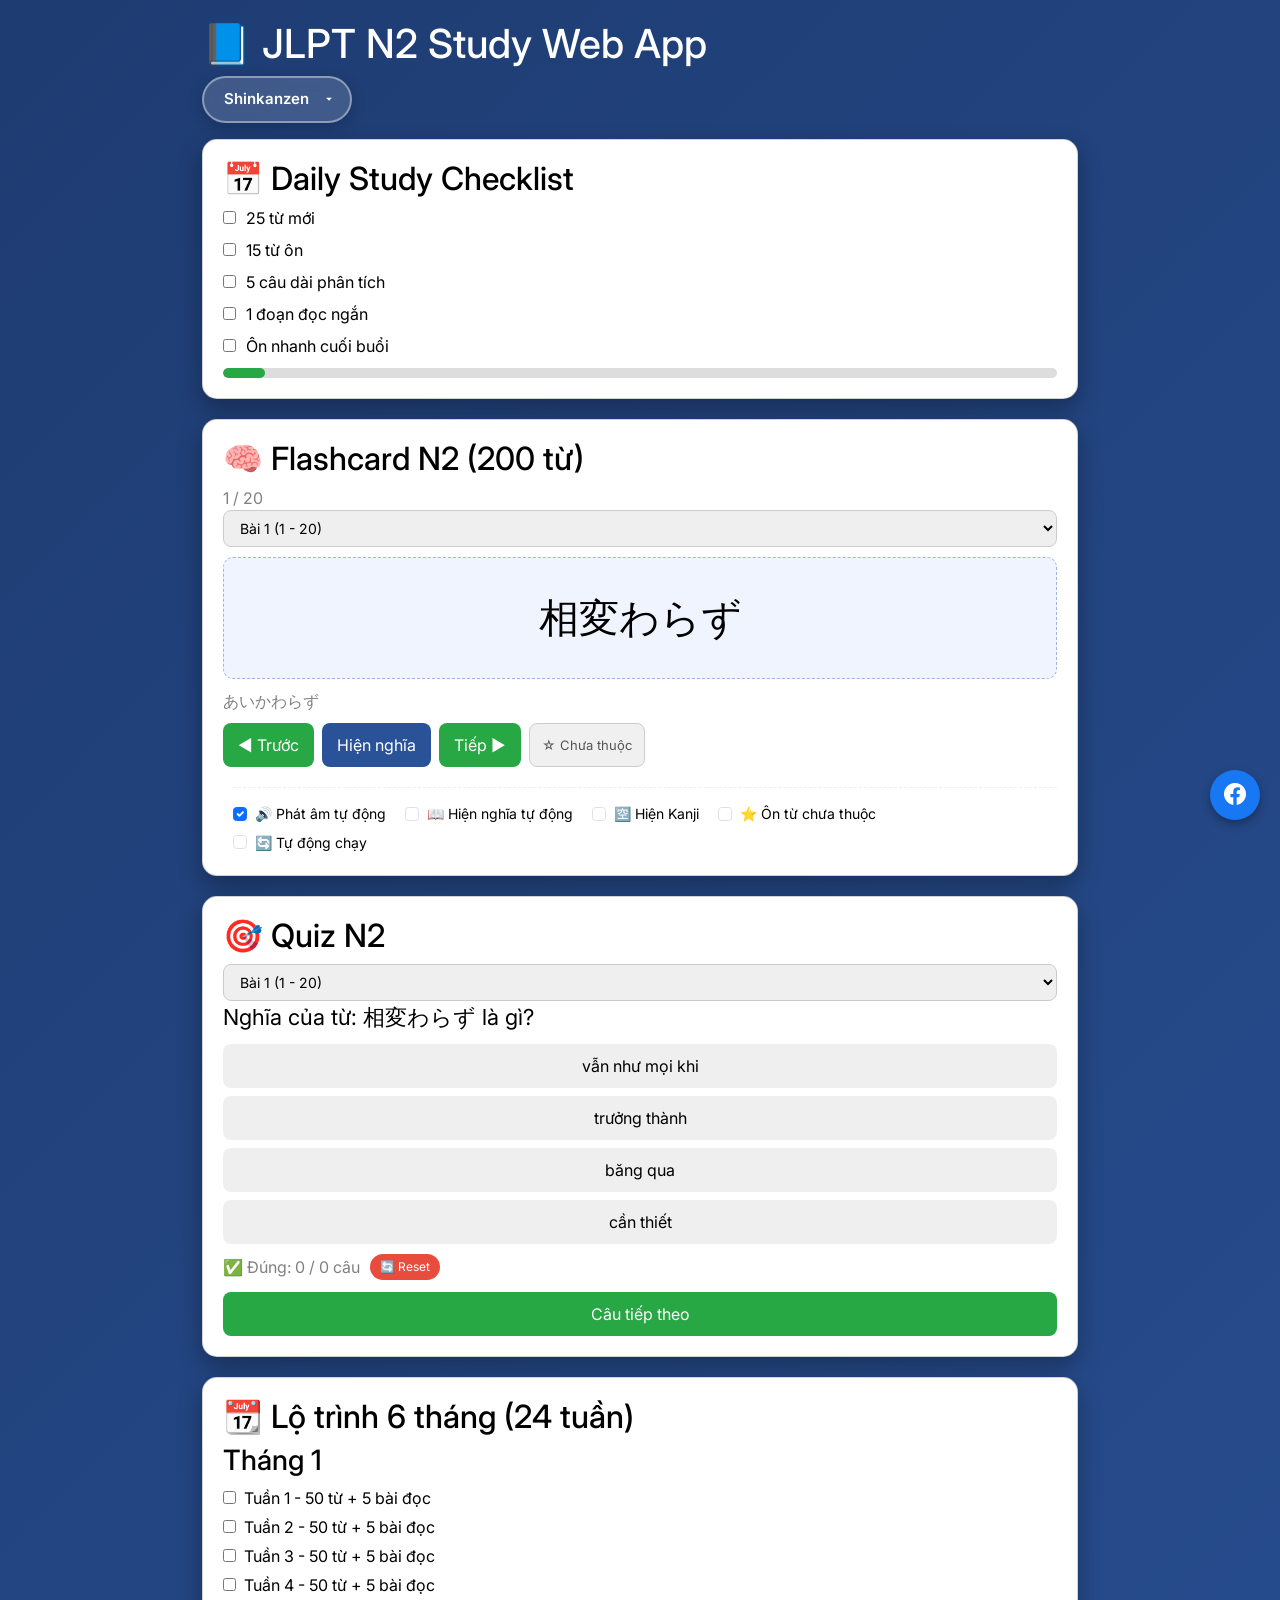
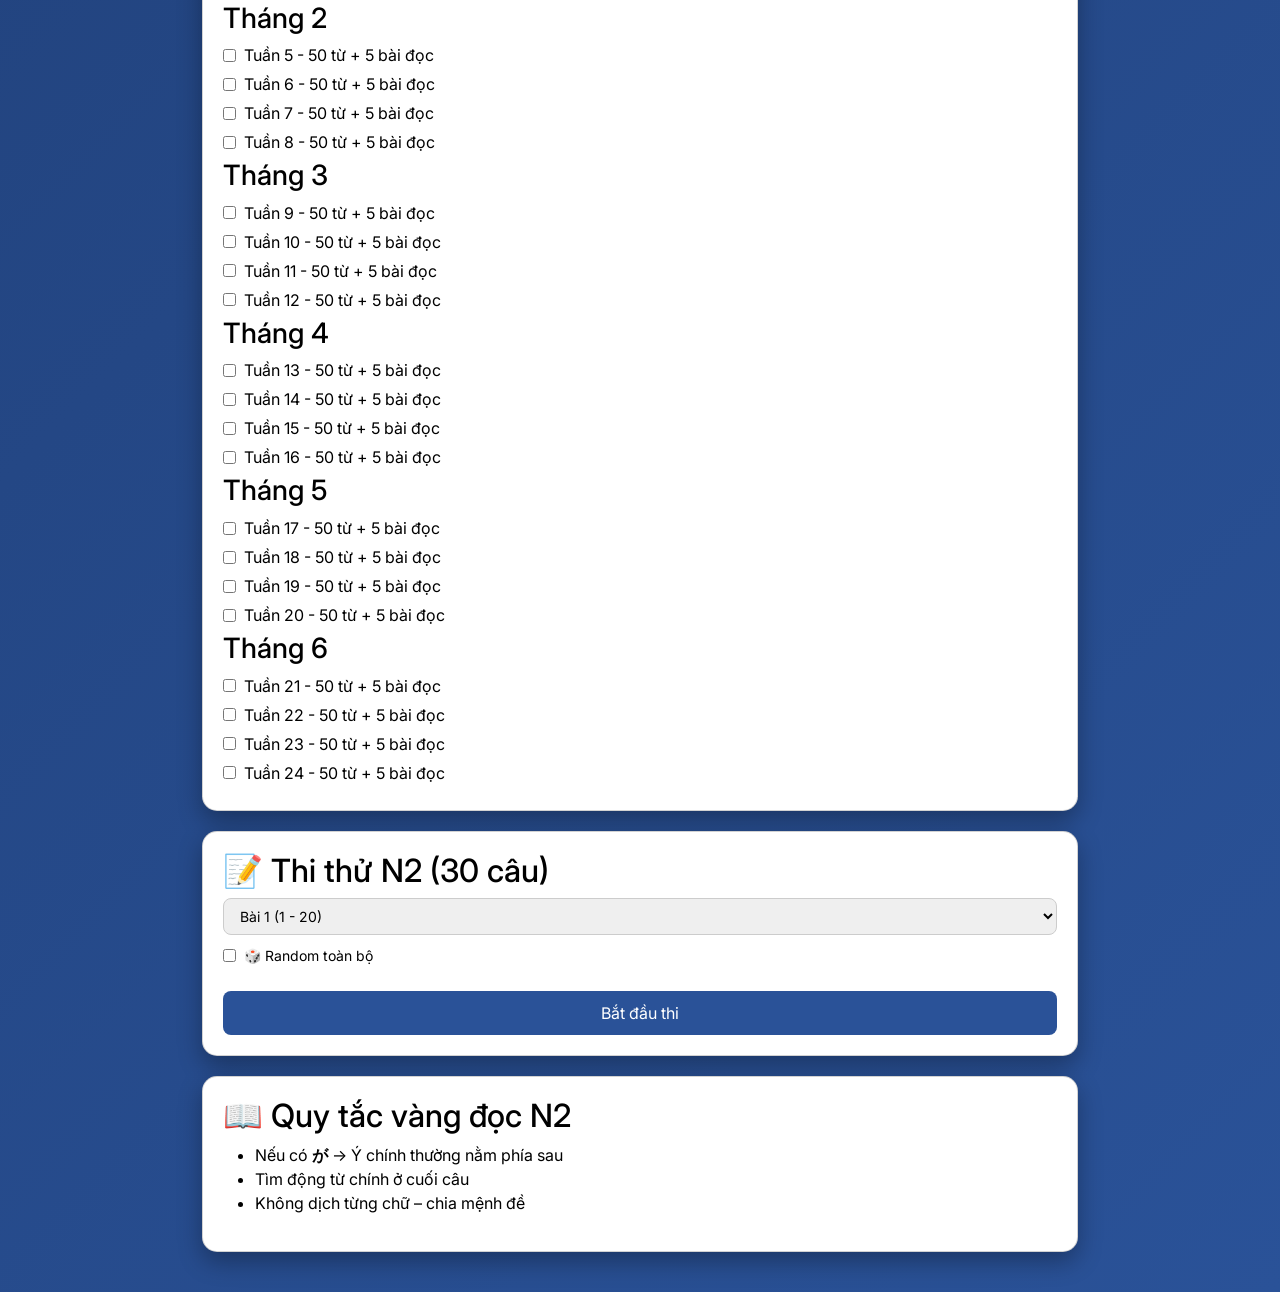
<file: index.html>
<!DOCTYPE html>
<html lang="vi">

<head>
	<meta charset="UTF-8">
	<meta name="viewport" content="width=device-width, initial-scale=1.0">
	<link rel="preconnect" href="https://fonts.googleapis.com">
	<link href="https://fonts.googleapis.com/css2?family=Inter:wght@400;600;700&display=swap" rel="stylesheet">
	<link href="https://cdn.jsdelivr.net/npm/bootstrap@5.3.3/dist/css/bootstrap.min.css" rel="stylesheet">
	<link rel="stylesheet" href="style.css">
	<link rel="icon" type="image/png" href="favicon.png">
	<link rel="stylesheet" href="https://cdn.jsdelivr.net/npm/bootstrap-icons@1.11.3/font/bootstrap-icons.min.css">
	<title>JLPT N2 Study Web App</title>
</head>

<body>
	<div class="container">
		<h1>📘 JLPT N2 Study Web App</h1>

		<!-- Book Select - hiện trên mọi thiết bị -->
		<select id="bookSelect">
			<option value="shinkanzen">Shinkanzen</option>
			<option value="soumatome">Soumatome</option>
		</select>

		<!-- ===== MOBILE TAB NAV (chỉ hiện trên mobile) ===== -->
		<ul class="nav nav-tabs nav-fill mobile-tab-nav" id="mobileTab" role="tablist">
			<li class="nav-item" role="presentation">
				<button class="nav-link active" data-bs-toggle="tab" data-bs-target="#tab-flashcard" type="button">
					🧠 Flashcard
				</button>
			</li>
			<li class="nav-item" role="presentation">
				<button class="nav-link" data-bs-toggle="tab" data-bs-target="#tab-quiz" type="button">
					🎯 Quiz N2
				</button>
			</li>
			<li class="nav-item" role="presentation">
				<button class="nav-link" data-bs-toggle="tab" data-bs-target="#tab-exam" type="button">
					📝 Thi thử
				</button>
			</li>
		</ul>

		<!-- ===== NỘI DUNG CHÍNH: tab trên mobile, scroll trên desktop ===== -->
		<div class="tab-content main-content" id="mobileTabContent">

			<!-- Daily Checklist: chỉ desktop mới thấy -->
			<div class="card desktop-only-card">
				<h2>📅 Daily Study Checklist</h2>
				<div class="checkbox-list">
					<label><input type="checkbox"> 25 từ mới</label>
					<label><input type="checkbox"> 15 từ ôn</label>
					<label><input type="checkbox"> 5 câu dài phân tích</label>
					<label><input type="checkbox"> 1 đoạn đọc ngắn</label>
					<label><input type="checkbox"> Ôn nhanh cuối buổi</label>
				</div>
				<div id="progressBar"></div>
			</div>

			<!-- Tab Flashcard -->
			<div class="tab-pane fade show active" id="tab-flashcard">
				<div class="card">
					<h2>🧠 Flashcard N2 (200 từ)</h2>
					<div class="small" id="counter"></div>
					<select id="flashRangeSelect"></select>
					<div class="flashcard-container">
						<div class="flashcard" id="flashcard"></div>
						<div id="kanjiDisplay" style="display:none;"></div>
					</div>
					<div>
						<span class="small" id="kana"></span>
						<span class="small" id="meaning" style="display:none;"></span>
						<div class="small" id="example"></div>
					</div>
					<div class="btn-row">
						<button class="success" onclick="nextCard(1)">◀ Trước</button>
						<button class="primary" id="toggleBtn" onclick="toggleMeaning()">Hiện nghĩa</button>
						<button class="success" onclick="nextCard(0)">Tiếp ▶</button>
						<button class="star-btn" id="starBtn" onclick="toggleStar()">☆ Chưa thuộc</button>
					</div>

					<div class="autorun-controls">
						<label class="flashcard-option">
							<input type="checkbox" id="autoSpeakToggle" class="form-check-input" checked> 🔊 Phát âm tự
							động
						</label>
						<label class="flashcard-option">
							<input type="checkbox" id="autoShowMeaningToggle" class="form-check-input"> 📖 Hiện nghĩa tự
							động
						</label>
						<label class="flashcard-option">
							<input type="checkbox" id="showKanjiToggle" class="form-check-input"> 🈳 Hiện Kanji
						</label>
						<label class="flashcard-option">
							<input type="checkbox" id="starOnlyToggle" class="form-check-input"> ⭐ Ôn từ chưa thuộc <span id="starCount" class="star-count"></span>
						</label>
						<label class="flashcard-option">
							<input type="checkbox" id="autoRunToggle" class="form-check-input"> 🔄 Tự động chạy
						</label>
						<div id="speedControl" style="display: none; align-items: center; gap: 10px; margin-top: 5px;">
							<span class="small">Tốc độ:</span>
							<input type="range" id="autoRunSpeed" min="2" max="10" value="3" step="1">
							<span class="small" id="speedValue">3s</span>
						</div>
					</div>
				</div>
			</div>

			<!-- Tab Quiz -->
			<div class="tab-pane fade" id="tab-quiz">
				<div class="card">
					<h2>🎯 Quiz N2</h2>
					<select id="quizRangeSelect"></select>
					<div id="quizQuestion" style="font-size:22px; margin-bottom:10px;"></div>
					<div id="quizOptions"></div>
					<div style="display:flex; align-items:center; gap:10px; flex-wrap:wrap; min-height:30px;">
						<div class="small" id="quizScore"></div>
						<button onclick="resetScore()"
							style="font-size:12px; padding:4px 10px; background:#e74c3c; color:white; border-radius:20px; margin-top:0;">🔄
							Reset</button>
						<div class="small" id="quizAnswer"></div>
					</div>
					<button class="success btn-full" onclick="nextQuiz()">Câu tiếp theo</button>
				</div>
			</div>

			<!-- Roadmap: chỉ desktop -->
			<div class="card desktop-only-card">
				<h2>📆 Lộ trình 6 tháng (24 tuần)</h2>
				<div id="roadmap"></div>
			</div>

			<!-- Tab Thi thử -->
			<div class="tab-pane fade" id="tab-exam">
				<div class="card">
					<h2>📝 Thi thử N2 (30 câu)</h2>
					<div class="exam-controls">
						<select id="examRangeSelect"></select>
						<label style="font-size:14px; cursor:pointer;">
							<input type="checkbox" id="randomExamToggle"> 🎲 Random toàn bộ
						</label>
					</div>
					<div id="examQuestion"></div>
					<div id="examOptions" style="display: grid;"></div>
					<div id="examResult"></div>
					<button class="primary btn-full" onclick="startExam()">Bắt đầu thi</button>
				</div>
			</div>

			<!-- Quy tắc vàng: chỉ desktop -->
			<div class="card desktop-only-card">
				<h2>📖 Quy tắc vàng đọc N2</h2>
				<ul>
					<li>Nếu có <b>が</b> → Ý chính thường nằm phía sau</li>
					<li>Tìm động từ chính ở cuối câu</li>
					<li>Không dịch từng chữ – chia mệnh đề</li>
				</ul>
			</div>

		</div><!-- end tab-content -->
	</div>
	<a href="https://www.facebook.com/nguyenvietca.nvca" target="_blank" class="facebook-float">
		<i class="bi bi-facebook"></i>
	</a>

	<script src="shinkanzenData.js"></script>
	<script src="somatomeData.js"></script>
	<script src="app.js"></script>
	<script src="https://cdn.jsdelivr.net/npm/bootstrap@5.3.3/dist/js/bootstrap.bundle.min.js"></script>
</body>

</html>
</file>
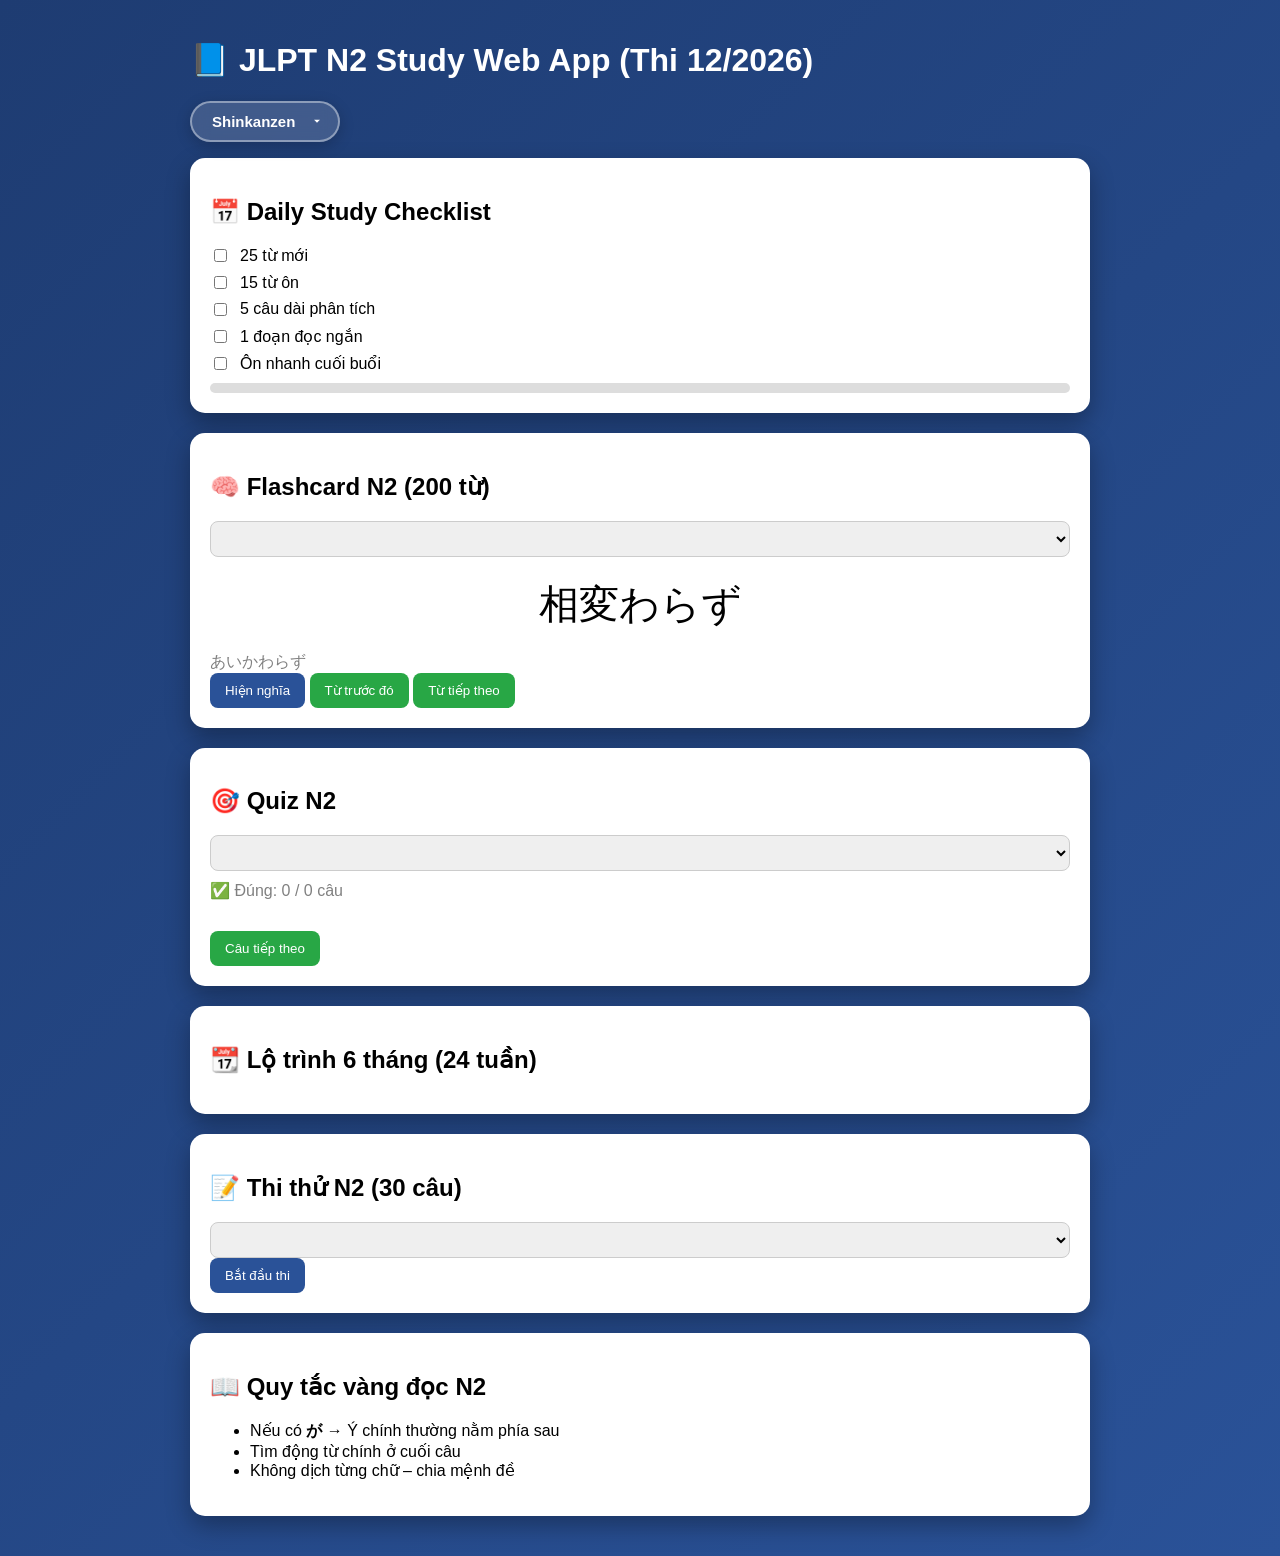
<file: JLPT_N2.html>
<!DOCTYPE html>
<html lang="vi">

<head>
	<meta charset="UTF-8">
	<link rel="stylesheet" href="style.css">
	<title>JLPT N2 Study Web App</title>
</head>

<body>
	<div class="container">

		<h1>📘 JLPT N2 Study Web App (Thi 12/2026)</h1>
		<select id="bookSelect">
			<option value="shinkanzen">Shinkanzen</option>
			<option value="soumatome">Soumatome</option>
		</select>
		<div class="card">
			<h2>📅 Daily Study Checklist</h2>
			<div class="checkbox-list">
				<label><input type="checkbox"> 25 từ mới</label>
				<label><input type="checkbox"> 15 từ ôn</label>
				<label><input type="checkbox"> 5 câu dài phân tích</label>
				<label><input type="checkbox"> 1 đoạn đọc ngắn</label>
				<label><input type="checkbox"> Ôn nhanh cuối buổi</label>
			</div>
			<div id="progressBar"></div>
		</div>

		<div class="card">
			<h2>🧠 Flashcard N2 (200 từ)</h2>
			<div class="small" id="counter"></div>
			<select id="flashRangeSelect"></select>
			<div class="flashcard" id="flashcard"></div>
			<div>
				<span class="small" id="kana"></span>
				<span class="small" id="meaning" style="display:none;"></span>
				<div class="small" id="example"></div>
			</div>
			<button class="primary" id="toggleBtn" onclick="toggleMeaning()">Hiện nghĩa</button>
			<button class="success" onclick="nextCard(1)">Từ trước đó</button>
			<button class="success" onclick="nextCard(0)">Từ tiếp theo</button>
		</div>

		<div class="card">
			<h2>🎯 Quiz N2</h2>
			<select id="quizRangeSelect"></select>
			<div id="quizQuestion" style="font-size:22px; margin-bottom:10px;"></div>
			<div id="quizOptions"></div>
			<div style="height: 50px;">
				<div class="small" id="quizScore"></div>
				<div class="small" id="quizAnswer"></div>
			</div>
			<button class="success" onclick="nextQuiz()">Câu tiếp theo</button>
		</div>

		<div class="card">
			<h2>📆 Lộ trình 6 tháng (24 tuần)</h2>
			<div id="roadmap"></div>
		</div>

		<div class="card">
			<h2>📝 Thi thử N2 (30 câu)</h2>
			<div>
				<select id="examRangeSelect"></select>
			</div>
			<div id="examQuestion"></div>
			<div id="examOptions" style="display: grid;"></div>
			<div id="examResult"></div>
			<button class="primary" onclick="startExam()">Bắt đầu thi</button>
		</div>
		<div class="card">
			<h2>📖 Quy tắc vàng đọc N2</h2>
			<ul>
				<li>Nếu có <b>が</b> → Ý chính thường nằm phía sau</li>
				<li>Tìm động từ chính ở cuối câu</li>
				<li>Không dịch từng chữ – chia mệnh đề</li>
			</ul>
		</div>

	</div>
	<script src="shinkanzenData.js"></script>
	<script src="somatomeData.js"></script>
	<script src="app.js"></script>


</body>

</html>
</file>
<file: style.css>
body {
    font-family: 'Inter', 'Segoe UI', Arial, sans-serif;
    background: linear-gradient(135deg, #1e3c72, #2a5298);
    color: white;
    margin: 0;
    padding: 20px;
}

#bookSelect {
    appearance: none;
    -webkit-appearance: none;
    background: rgba(255, 255, 255, 0.15);
    color: white;
    border: 2px solid rgba(255, 255, 255, 0.4);
    border-radius: 50px;
    padding: 10px 40px 10px 20px;
    font-size: 15px;
    font-weight: 600;
    cursor: pointer;
    outline: none;
    margin-bottom: 16px;
    backdrop-filter: blur(8px);
    background-image: url("data:image/svg+xml,%3Csvg xmlns='http://www.w3.org/2000/svg' width='14' height='14' viewBox='0 0 24 24' fill='white'%3E%3Cpath d='M7 10l5 5 5-5z'/%3E%3C/svg%3E");
    background-repeat: no-repeat;
    background-position: right 14px center;
    transition: background 0.2s, border-color 0.2s, box-shadow 0.2s;
    box-shadow: 0 4px 15px rgba(0, 0, 0, 0.2);
}

#bookSelect:hover {
    background-color: rgba(255, 255, 255, 0.25);
    border-color: rgba(255, 255, 255, 0.7);
    box-shadow: 0 6px 20px rgba(0, 0, 0, 0.3);
}

#bookSelect option {
    background: #1e3c72;
    color: white;
    font-weight: 600;
}

.container {
    max-width: 900px;
    margin: auto;
}

.card {
    background: white;
    color: black;
    padding: 20px;
    border-radius: 15px;
    margin-bottom: 20px;
    box-shadow: 0 10px 25px rgba(0, 0, 0, 0.3);
}

button {
    padding: 10px 15px;
    border: none;
    border-radius: 8px;
    cursor: pointer;
    /* margin-top: 10px; */
}

.primary {
    background: #2a5298;
    color: white;
}

.success {
    background: #28a745;
    color: white;
}

.checkbox-list label {
    display: flex;
    align-items: center;
    gap: 10px;
    margin-bottom: 8px;
}

.flashcard-container {
    background: #f0f4ff;
    border-radius: 10px;
    border: 1px dashed #a0b4e0;
    padding: 10px;
    margin: 10px 0;
}

.flashcard {
    font-size: 40px;
    text-align: center;
    padding: 20px;
}

#kanjiDisplay {
    display: flex;
    justify-content: center;
    flex-wrap: wrap;
    gap: 10px;
    margin: 0 0 10px;
    padding: 8px 10px;
}

.kanji-item {
    display: inline-flex;
    flex-direction: column;
    align-items: center;
    background: white;
    border: 1.5px solid #c0cdee;
    border-radius: 8px;
    padding: 6px 14px;
    min-width: 48px;
    box-shadow: 0 2px 6px rgba(42, 82, 152, 0.08);
}

.kanji-char {
    font-size: 25px;
    font-weight: 400;
    color: #1e3c72;
    line-height: 1.2;
}

.kanji-hanviet {
    font-size: 20px;
    color: #7a8db5;
    margin-top: 2px;
    font-style: italic;
}

.small {
    font-size: 16px;
    color: gray;
}

.correct-answer {
    background: green;
    color: white;
}

.wrong-answer {
    border: 1px solid red;
}

.progress-bar {
    height: 10px;
    background: #ddd;
    border-radius: 10px;
    margin-top: 10px;
}

.progress-fill {
    height: 10px;
    width: 0%;
    background: #28a745;
    border-radius: 10px;
}

/* ===== DESKTOP / MOBILE SHARED ===== */

/* Trên desktop, tab-pane luôn hiện như block bình thường */
.main-content .tab-pane {
    display: block !important;
    opacity: 1 !important;
}

/* Tab Nav chỉ hiện trên mobile */
.mobile-tab-nav {
    display: none;
}

/* Card chỉ desktop */
.desktop-only-card {
    display: block;
}

/* Btn row cho flashcard: đơn giản trên desktop */
.btn-row {
    display: flex;
    gap: 8px;
    margin: 10px 0;
    flex-wrap: wrap;
}

.btn-full {
    width: 100%;
    margin-top: 10px;
}

/* Star button */
.star-btn {
    background: #f0f0f0;
    color: #555;
    border: 1.5px solid #ccc;
    font-size: 13px;
    padding: 8px 12px;
    border-radius: 8px;
    cursor: pointer;
    transition: background 0.2s, color 0.2s, border-color 0.2s;
}
.star-btn.starred {
    background: #fff3cd;
    color: #c8820a;
    border-color: #f5c842;
    font-weight: 600;
}
.star-btn:hover {
    background: #ffe9a0;
    border-color: #f5c842;
    color: #a86a00;
}

/* Badge số từ chưa thuộc */
.star-count {
    display: inline-block;
    background: #f5c842;
    color: #7a4e00;
    border-radius: 10px;
    padding: 0 6px;
    font-size: 11px;
    font-weight: 700;
    margin-left: 2px;
    vertical-align: middle;
}

/* Flashcard swipe hint cursor */
.flashcard {
    cursor: grab;
}
.flashcard:active {
    cursor: grabbing;
}

.flashcard-option {
    display: inline-flex;
    align-items: center;
    gap: 8px;
    font-size: 14px;
    cursor: pointer;
    margin-right: 15px;
    margin-top: 5px;
}

.autorun-controls {
    margin: 10px 0 0 10px;
    padding-top: 10px;
    border-top: 1px dashed #eee;
}

.form-check-input {
    margin-top: 0 !important;
    margin-bottom: 0 !important;
    cursor: pointer;
}

#speedControl input[type="range"] {
    cursor: pointer;
    width: 150px;
}

.exam-controls {
    display: flex;
    align-items: center;
    gap: 10px;
    flex-wrap: wrap;
    margin-bottom: 10px;
}

#flashRangeSelect,
#quizRangeSelect,
#examRangeSelect {
    width: 100%;
    padding: 8px 12px;
    border-radius: 8px;
    border: 1px solid #ccc;
    font-size: 14px;
}

/* ===== MOBILE (≤768px) ===== */
@media (max-width: 768px) {
    body {
        padding: 10px;
    }

    h1 {
        font-size: 18px;
        margin-bottom: 10px;
    }

    /* Ẩn các card chỉ dành cho desktop */
    .desktop-only-card {
        display: none;
    }

    /* Hiện tab nav */
    .mobile-tab-nav {
        display: flex;
        border-bottom: none;
        background: rgba(255, 255, 255, 0.1);
        border-radius: 14px 14px 0 0;
        overflow: hidden;
        gap: 2px;
        /* padding: 4px 4px 0 4px; */
    }

    .mobile-tab-nav .nav-link {
        color: rgba(255, 255, 255, 0.7);
        background: rgba(255, 255, 255, 0.08);
        border: none;
        border-radius: 10px 10px 0 0;
        font-size: 13px;
        font-weight: 600;
        padding: 10px 6px;
        transition: background 0.2s, color 0.2s;
    }

    .mobile-tab-nav .nav-link.active {
        background: white;
        color: #1e3c72;
    }

    .mobile-tab-nav .nav-link:hover {
        background: rgba(255, 255, 255, 0.2);
        color: white;
    }

    /* Trên mobile, Bootstrap tab hoạt động bình thường: chỉ active hiện */
    .main-content .tab-pane {
        display: none !important;
        opacity: 0 !important;
    }

    .main-content .tab-pane.show.active {
        display: block !important;
        opacity: 1 !important;
    }

    .main-content .tab-pane .card {
        border-radius: 0 0 15px 15px;
        margin-bottom: 10px;
    }

    /* Btn row mobile */
    .btn-row {
        gap: 6px;
        margin-top: 12px;
    }

    .btn-row button {
        flex: 1;
        font-size: 14px;
        padding: 10px 4px;
    }

    .flashcard-option {
        display: inline-flex;
        align-items: center;
        gap: 5px;
        margin-left: 0;
        margin-top: 10px;
        font-size: 13px;
    }

    /* Quiz / Exam options mobile */
    #quizOptions button,
    #examOptions button {
        width: 100%;
        margin-bottom: 8px;
        padding: 12px;
        font-size: 14px;
    }

    .exam-controls {
        flex-direction: column;
        align-items: flex-start;
        gap: 6px;
    }
}

#roadmap label,
.exam-controls label {
    display: flex;
    align-items: center;
    gap: 8px;
    margin-bottom: 5px;
    cursor: pointer;
}

.facebook-float {
    position: fixed;
    bottom: 80px;
    /* cao hơn nút scroll-top nếu có */
    right: 20px;
    width: 50px;
    height: 50px;
    background-color: #1877f2;
    /* màu Facebook */
    color: white;
    border-radius: 50%;
    display: flex;
    align-items: center;
    justify-content: center;
    font-size: 22px;
    box-shadow: 0 4px 10px rgba(0, 0, 0, 0.3);
    text-decoration: none;
    transition: all 0.3s ease;
    z-index: 999;
}

.facebook-float:hover {
    background-color: #145dbf;
    transform: scale(1.2);
}
</file>
